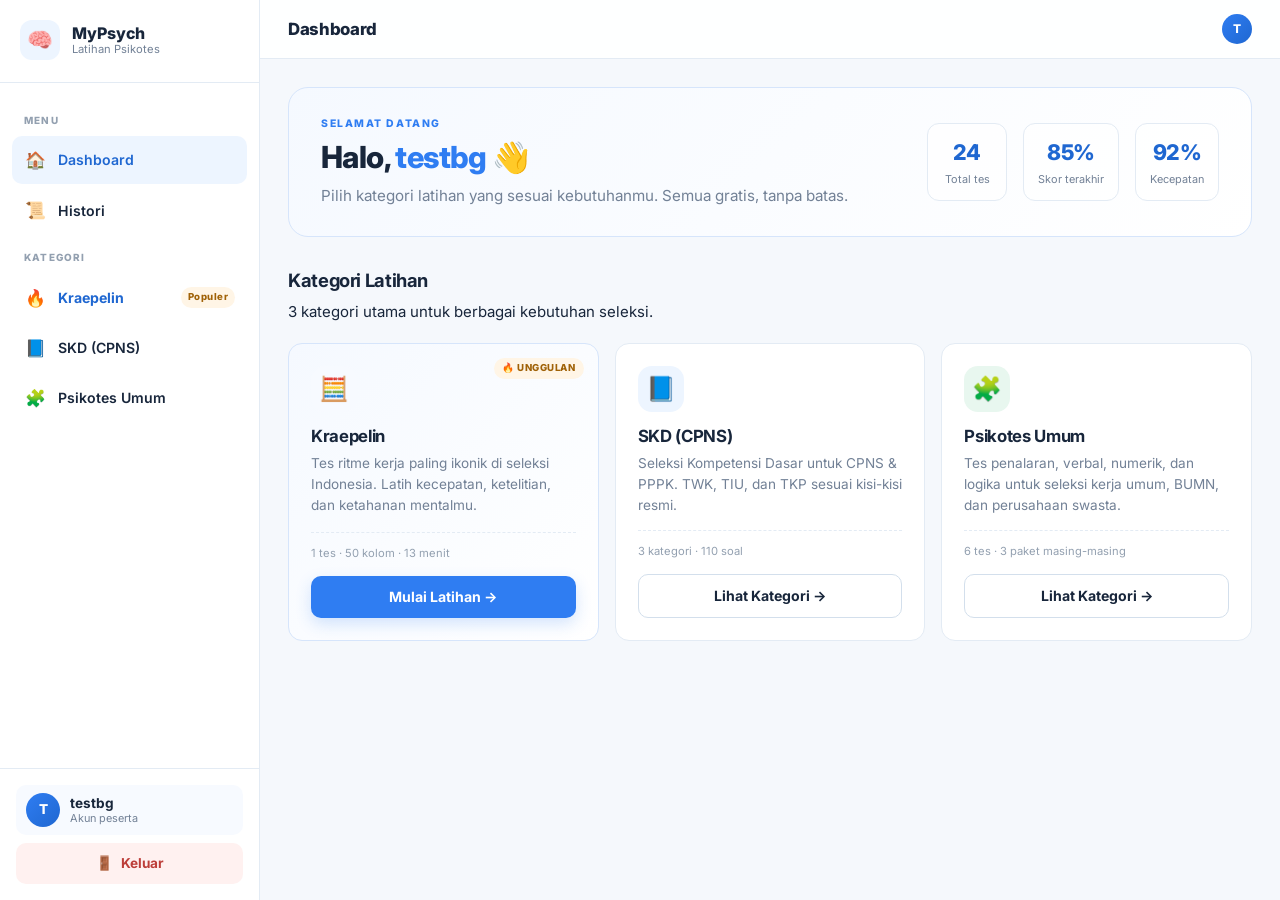
<file: index.html>
<!doctype html>
<html lang="id">
<head>
<meta charset="UTF-8">
<meta name="viewport" content="width=device-width,initial-scale=1,viewport-fit=cover">
<meta name="theme-color" content="#f5f8fc">
<title>MyPsych — Prototype UI Baru</title>
<link rel="preconnect" href="https://fonts.googleapis.com">
<link rel="preconnect" href="https://fonts.gstatic.com" crossorigin>
<link href="https://fonts.googleapis.com/css2?family=Inter:wght@400;500;600;700;800&display=swap" rel="stylesheet">
<link rel="stylesheet" href="style.css">
</head>
<body>

<div class="app" id="app">

  <!-- ============================================================
       SIDEBAR
       ============================================================ -->
  <aside class="sidebar" id="sidebar">
    <div class="sidebar-brand">
      <div class="brand-logo">🧠</div>
      <div class="brand-text">
        <strong>MyPsych</strong>
        <small>Latihan Psikotes</small>
      </div>
    </div>

    <nav class="sidebar-nav">
      <div class="sidebar-label">MENU</div>
      <a class="nav-item" data-page="dashboard">
        <span class="nav-icon">🏠</span>
        <span>Dashboard</span>
      </a>
      <a class="nav-item" data-page="history">
        <span class="nav-icon">📜</span>
        <span>Histori</span>
      </a>

      <div class="sidebar-label">KATEGORI</div>
     <a class="nav-item nav-highlight" data-test="kraepelin">
  <span class="nav-icon">🔥</span>
  <span>Kraepelin</span>
  <span class="nav-tag">Populer</span>
</a>
      <a class="nav-item" data-page="skd">
        <span class="nav-icon">📘</span>
        <span>SKD (CPNS)</span>
      </a>
      <a class="nav-item" data-page="psikotes">
        <span class="nav-icon">🧩</span>
        <span>Psikotes Umum</span>
      </a>
    </nav>

    <div class="sidebar-footer">
      <div class="sidebar-user">
        <div class="user-avatar">T</div>
        <div class="user-info">
          <strong>testbg</strong>
          <small>Akun peserta</small>
        </div>
      </div>
      <button class="logout-btn" type="button">
        <span>🚪</span>
        <span>Keluar</span>
      </button>
    </div>
  </aside>

  <div class="sidebar-overlay" id="sidebarOverlay"></div>

  <!-- ============================================================
       MAIN CONTENT
       ============================================================ -->
  <main class="main">

    <header class="topbar">
      <button class="hamburger" id="hamburger" type="button" aria-label="Menu">
        <span></span><span></span><span></span>
      </button>
      <h1 class="page-title" id="pageTitle">Dashboard</h1>
      <div class="topbar-user">
        <div class="user-avatar small">T</div>
      </div>
    </header>

    <div class="content">

      <!-- ============================================================
           PAGE: DASHBOARD
           ============================================================ -->
      <section class="page active" id="page-dashboard">
        <div class="hero-card">
          <div class="hero-text">
            <div class="eyebrow">SELAMAT DATANG</div>
            <h2>Halo, <span class="text-blue">testbg</span> 👋</h2>
            <p class="hero-sub">Pilih kategori latihan yang sesuai kebutuhanmu. Semua gratis, tanpa batas.</p>
          </div>
          <div class="hero-stats">
            <div class="hero-stat">
              <strong>24</strong>
              <span>Total tes</span>
            </div>
            <div class="hero-stat">
              <strong>85%</strong>
              <span>Skor terakhir</span>
            </div>
            <div class="hero-stat">
              <strong>92%</strong>
              <span>Kecepatan</span>
            </div>
          </div>
        </div>

        <div class="section-head">
          <h3>Kategori Latihan</h3>
          <p>3 kategori utama untuk berbagai kebutuhan seleksi.</p>
        </div>

        <div class="category-grid">

          <!-- Andalan -->
          <article class="category-card category-highlight">
            <div class="category-badge">🔥 UNGGULAN</div>
            <div class="category-icon">🧮</div>
            <h4>Kraepelin</h4>
            <p>Tes ritme kerja paling ikonik di seleksi Indonesia. Latih kecepatan, ketelitian, dan ketahanan mentalmu.</p>
            <div class="category-meta">
              <span>1 tes · 50 kolom · 13 menit</span>
            </div>
            <button class="btn btn-primary" data-test="kraepelin">Mulai Latihan →</button>
          </article>

          <!-- SKD -->
          <article class="category-card">
            <div class="category-icon icon-blue">📘</div>
            <h4>SKD (CPNS)</h4>
            <p>Seleksi Kompetensi Dasar untuk CPNS &amp; PPPK. TWK, TIU, dan TKP sesuai kisi-kisi resmi.</p>
            <div class="category-meta">
              <span>3 kategori · 110 soal</span>
            </div>
            <button class="btn btn-secondary" data-page="skd">Lihat Kategori →</button>
          </article>

          <!-- Psikotes Umum -->
          <article class="category-card">
            <div class="category-icon icon-green">🧩</div>
            <h4>Psikotes Umum</h4>
            <p>Tes penalaran, verbal, numerik, dan logika untuk seleksi kerja umum, BUMN, dan perusahaan swasta.</p>
            <div class="category-meta">
              <span>6 tes · 3 paket masing-masing</span>
            </div>
            <button class="btn btn-secondary" data-page="psikotes">Lihat Kategori →</button>
          </article>

        </div>
      </section>

      <!-- ============================================================
           PAGE: SKD
           ============================================================ -->
      <section class="page" id="page-skd">
        <div class="section-head">
          <div class="eyebrow">SELEKSI KOMPETENSI DASAR</div>
          <h2>SKD (CPNS &amp; PPPK)</h2>
          <p class="muted">3 kategori sesuai kisi-kisi resmi BKN. Dikerjakan dalam satu sesi dengan timer per kategori.</p>
        </div>

        <div class="skd-grid">

          <!-- TWK -->
          <article class="skd-card">
            <div class="skd-badge coming-soon">SEGERA</div>
            <div class="skd-icon">🇮🇩</div>
            <h4>TWK</h4>
            <p class="skd-fullname">Tes Wawasan Kebangsaan</p>
            <ul class="skd-topics">
              <li>Nasionalisme</li>
              <li>Integritas</li>
              <li>Bela Negara</li>
              <li>Pilar Negara</li>
              <li>Bahasa Negara</li>
            </ul>
            <div class="skd-meta">
              <span>30 soal</span>
              <span>·</span>
              <span>25 menit</span>
            </div>
          </article>

          <!-- TIU -->
          <article class="skd-card skd-active" data-page="tiu">
            <div class="skd-icon icon-blue">🧠</div>
            <h4>TIU</h4>
            <p class="skd-fullname">Tes Intelegensi Umum</p>
            <ul class="skd-topics">
              <li>Kemampuan Verbal</li>
              <li>Kemampuan Numerik</li>
              <li>Kemampuan Figural</li>
            </ul>
            <div class="skd-meta">
              <span>35 soal</span>
              <span>·</span>
              <span>40 menit</span>
            </div>
          </article>

          <!-- TKP -->
          <article class="skd-card">
            <div class="skd-badge coming-soon">SEGERA</div>
            <div class="skd-icon">🤝</div>
            <h4>TKP</h4>
            <p class="skd-fullname">Tes Karakteristik Pribadi</p>
            <ul class="skd-topics">
              <li>Pelayanan Publik</li>
              <li>Jejaring Kerja</li>
              <li>Sosial Budaya</li>
              <li>TIK</li>
              <li>Profesionalisme</li>
              <li>Anti Radikal</li>
            </ul>
            <div class="skd-meta">
              <span>45 soal</span>
              <span>·</span>
              <span>35 menit</span>
            </div>
          </article>

        </div>
      </section>

      <!-- ============================================================
           PAGE: TIU DETAIL
           ============================================================ -->
      <section class="page" id="page-tiu">
        <button class="back-link" data-page="skd">← Kembali ke SKD</button>

        <div class="section-head">
          <div class="eyebrow">SKD · TES INTELEGENSI UMUM</div>
          <h2>TIU — Tes Intelegensi Umum</h2>
          <p class="muted">3 kemampuan utama. Setiap kemampuan bisa dilatih per sub-tes dengan 3 paket soal.</p>
        </div>

        <!-- Verbal -->
        <div class="tiu-group">
          <div class="tiu-head">
            <div class="tiu-head-icon icon-blue">📝</div>
            <div>
              <h4>Kemampuan Verbal</h4>
              <p>Memahami makna kata dan hubungan antar-konsep.</p>
            </div>
          </div>
          <div class="test-grid">
            <a class="test-item" data-test="sinonim">
              <div class="test-icon">🔤</div>
              <div class="test-info">
                <strong>Sinonim Verbal</strong>
                <small>3 paket · 20 soal</small>
              </div>
              <span class="test-arrow">→</span>
            </a>
            <a class="test-item" data-test="analogi">
              <div class="test-icon">🔗</div>
              <div class="test-info">
                <strong>Analogi</strong>
                <small>3 paket · 20 soal</small>
              </div>
              <span class="test-arrow">→</span>
            </a>
            <a class="test-item" data-test="silogisme">
              <div class="test-icon">🧠</div>
              <div class="test-info">
                <strong>Silogisme</strong>
                <small>3 paket · 20 soal</small>
              </div>
              <span class="test-arrow">→</span>
            </a>
          </div>
        </div>

        <!-- Numerik -->
        <div class="tiu-group">
          <div class="tiu-head">
            <div class="tiu-head-icon icon-blue">🔢</div>
            <div>
              <h4>Kemampuan Numerik</h4>
              <p>Logika angka, deret, persentase, dan operasi hitung.</p>
            </div>
          </div>
          <div class="test-grid">
            <a class="test-item" data-test="kuantitatif">
              <div class="test-icon">➗</div>
              <div class="test-info">
                <strong>Kuantitatif</strong>
                <small>3 paket · 20 soal</small>
              </div>
              <span class="test-arrow">→</span>
            </a>
            <a class="test-item" data-test="numerical">
              <div class="test-icon">🔢</div>
              <div class="test-info">
                <strong>Numerical</strong>
                <small>3 paket · 20 soal</small>
              </div>
              <span class="test-arrow">→</span>
            </a>
            <a class="test-item test-disabled">
              <div class="test-icon">🧮</div>
              <div class="test-info">
                <strong>Berhitung Cepat</strong>
                <small>Segera hadir</small>
              </div>
              <span class="badge-coming">Segera</span>
            </a>
          </div>
        </div>

        <!-- Figural -->
        <div class="tiu-group">
          <div class="tiu-head">
            <div class="tiu-head-icon icon-blue">🎨</div>
            <div>
              <h4>Kemampuan Figural</h4>
              <p>Pola visual, hubungan gambar, dan penalaran spasial.</p>
            </div>
          </div>
          <div class="test-grid">
            <a class="test-item test-disabled">
              <div class="test-icon">🖼️</div>
              <div class="test-info">
                <strong>Analogi Figural</strong>
                <small>Segera hadir</small>
              </div>
              <span class="badge-coming">Segera</span>
            </a>
            <a class="test-item test-disabled">
              <div class="test-icon">❌</div>
              <div class="test-info">
                <strong>Ketidaksamaan</strong>
                <small>Segera hadir</small>
              </div>
              <span class="badge-coming">Segera</span>
            </a>
            <a class="test-item test-disabled">
              <div class="test-icon">🔢</div>
              <div class="test-info">
                <strong>Serial</strong>
                <small>Segera hadir</small>
              </div>
              <span class="badge-coming">Segera</span>
            </a>
            <a class="test-item" data-test="kognitif">
              <div class="test-icon">🧩</div>
              <div class="test-info">
                <strong>Tes Kognitif</strong>
                <small>3 paket · 20 soal</small>
              </div>
              <span class="test-arrow">→</span>
            </a>
          </div>
        </div>
      </section>

      <!-- ============================================================
           PAGE: PSIKOTES UMUM
           ============================================================ -->
      <section class="page" id="page-psikotes">
        <div class="section-head">
          <div class="eyebrow">PSIKOTES UMUM</div>
          <h2>Psikotes Umum</h2>
          <p class="muted">Tes penalaran, verbal, numerik, dan logika untuk seleksi kerja umum.</p>
        </div>

        <div class="test-grid large">
          <a class="test-item" data-test="kuantitatif">
            <div class="test-icon">➗</div>
            <div class="test-info">
              <strong>Kuantitatif</strong>
              <small>3 paket · 20 soal</small>
            </div>
            <span class="test-arrow">→</span>
          </a>
          <a class="test-item" data-test="numerical">
            <div class="test-icon">🔢</div>
            <div class="test-info">
              <strong>Numerical</strong>
              <small>3 paket · 20 soal</small>
            </div>
            <span class="test-arrow">→</span>
          </a>
          <a class="test-item" data-test="sinonim">
            <div class="test-icon">🔤</div>
            <div class="test-info">
              <strong>Sinonim Verbal</strong>
              <small>3 paket · 20 soal</small>
            </div>
            <span class="test-arrow">→</span>
          </a>
          <a class="test-item" data-test="silogisme">
            <div class="test-icon">🧠</div>
            <div class="test-info">
              <strong>Silogisme</strong>
              <small>3 paket · 20 soal</small>
            </div>
            <span class="test-arrow">→</span>
          </a>
          <a class="test-item" data-test="analogi">
            <div class="test-icon">🔗</div>
            <div class="test-info">
              <strong>Analogi</strong>
              <small>3 paket · 20 soal</small>
            </div>
            <span class="test-arrow">→</span>
          </a>
          <a class="test-item" data-test="kognitif">
            <div class="test-icon">🧩</div>
            <div class="test-info">
              <strong>Tes Kognitif</strong>
              <small>3 paket · 20 soal</small>
            </div>
            <span class="test-arrow">→</span>
          </a>
        </div>
      </section>

      <!-- ============================================================
           PAGE: HISTORY (Grouped)
           ============================================================ -->
      <section class="page" id="page-history">
        <div class="section-head">
          <div class="eyebrow">RIWAYAT LATIHAN</div>
          <h2>Histori Tes</h2>
          <p class="muted">Dikelompokkan per kategori, urut berdasarkan tes terbaru.</p>
        </div>

        <!-- Grup: Andalan -->
        <details class="history-group" open>
          <summary class="history-summary">
            <span class="history-icon">🔥</span>
            <span class="history-title">Kraepelin</span>
            <span class="history-count">3 tes</span>
            <span class="history-chev">▾</span>
          </summary>
          <div class="history-list">
            <div class="history-item">
              <div class="history-item-main">
                <strong>Kraepelin — Paket 1</strong>
                <small>15 Sep 2026 · 13:23</small>
              </div>
              <div class="history-score">53%</div>
              <button class="btn btn-ghost small">Cetak PDF</button>
            </div>
            <div class="history-item">
              <div class="history-item-main">
                <strong>Kraepelin — Paket 2</strong>
                <small>14 Sep 2026 · 10:11</small>
              </div>
              <div class="history-score">61%</div>
              <button class="btn btn-ghost small">Cetak PDF</button>
            </div>
            <div class="history-item">
              <div class="history-item-main">
                <strong>Kraepelin — Paket 1</strong>
                <small>13 Sep 2026 · 19:02</small>
              </div>
              <div class="history-score">48%</div>
              <button class="btn btn-ghost small">Cetak PDF</button>
            </div>
          </div>
        </details>

        <!-- Grup: SKD -->
        <details class="history-group" open>
          <summary class="history-summary">
            <span class="history-icon">📘</span>
            <span class="history-title">SKD (CPNS)</span>
            <span class="history-count">5 tes</span>
            <span class="history-chev">▾</span>
          </summary>
          <div class="history-list">

            <div class="history-subgroup">
              <div class="history-subhead">🇮🇩 TWK — Tes Wawasan Kebangsaan</div>
              <div class="history-item">
                <div class="history-item-main">
                  <strong>TWK — Paket 1</strong>
                  <small>13 Sep 2026 · 08:30</small>
                </div>
                <div class="history-score">72%</div>
                <button class="btn btn-ghost small">Cetak PDF</button>
              </div>
            </div>

            <div class="history-subgroup">
              <div class="history-subhead">📝 TIU — Kemampuan Verbal</div>
              <div class="history-item">
                <div class="history-item-main">
                  <strong>Sinonim Verbal — Paket 1</strong>
                  <small>12 Sep 2026 · 15:44</small>
                </div>
                <div class="history-score">85%</div>
                <button class="btn btn-ghost small">Cetak PDF</button>
              </div>
              <div class="history-item">
                <div class="history-item-main">
                  <strong>Analogi — Paket 1</strong>
                  <small>11 Sep 2026 · 20:15</small>
                </div>
                <div class="history-score">70%</div>
                <button class="btn btn-ghost small">Cetak PDF</button>
              </div>
            </div>

            <div class="history-subgroup">
              <div class="history-subhead">🔢 TIU — Kemampuan Numerik</div>
              <div class="history-item">
                <div class="history-item-main">
                  <strong>Kuantitatif — Paket 2</strong>
                  <small>12 Sep 2026 · 09:10</small>
                </div>
                <div class="history-score">78%</div>
                <button class="btn btn-ghost small">Cetak PDF</button>
              </div>
            </div>

            <div class="history-subgroup">
              <div class="history-subhead">🎨 TIU — Kemampuan Figural</div>
              <div class="history-item">
                <div class="history-item-main">
                  <strong>Tes Kognitif — Paket 1</strong>
                  <small>10 Sep 2026 · 14:00</small>
                </div>
                <div class="history-score">82%</div>
                <button class="btn btn-ghost small">Cetak PDF</button>
              </div>
            </div>

          </div>
        </details>

        <!-- Grup: Psikotes Umum -->
        <details class="history-group">
          <summary class="history-summary">
            <span class="history-icon">🧩</span>
            <span class="history-title">Psikotes Umum</span>
            <span class="history-count">4 tes</span>
            <span class="history-chev">▾</span>
          </summary>
          <div class="history-list">
            <div class="history-item">
              <div class="history-item-main">
                <strong>Numerical — Paket 1</strong>
                <small>09 Sep 2026 · 11:20</small>
              </div>
              <div class="history-score">68%</div>
              <button class="btn btn-ghost small">Cetak PDF</button>
            </div>
            <div class="history-item">
              <div class="history-item-main">
                <strong>Silogisme — Paket 3</strong>
                <small>08 Sep 2026 · 16:05</small>
              </div>
              <div class="history-score">74%</div>
              <button class="btn btn-ghost small">Cetak PDF</button>
            </div>
            <div class="history-item">
              <div class="history-item-main">
                <strong>Kuantitatif — Paket 1</strong>
                <small>07 Sep 2026 · 20:50</small>
              </div>
              <div class="history-score">62%</div>
              <button class="btn btn-ghost small">Cetak PDF</button>
            </div>
            <div class="history-item">
              <div class="history-item-main">
                <strong>Sinonim Verbal — Paket 2</strong>
                <small>06 Sep 2026 · 13:40</small>
              </div>
              <div class="history-score">80%</div>
              <button class="btn btn-ghost small">Cetak PDF</button>
            </div>
          </div>
        </details>

      </section>

      <!-- ============================================================
           PAGE: INSTRUCTION (Preview sebelum mulai tes)
           ============================================================ -->
      <section class="page" id="page-instruction">
        <button class="back-link" id="instructionBack">← Kembali</button>

        <div class="instruction-card">
          <div class="instruction-header">
            <div>
              <div class="eyebrow" id="instructionEyebrow">TES · PAKET 1</div>
              <h2 id="instructionTitle">Nama Tes</h2>
            </div>
            <div class="instruction-pkg" id="instructionPackage">Paket 1</div>
          </div>

          <p class="instruction-lead" id="instructionLead">Instruksi singkat.</p>

          <div id="instructionBody" class="instruction-body"></div>

          <div class="warning-box">
            <strong>Catatan latihan:</strong> skor website ini adalah indikator latihan internal, bukan norma resmi seleksi kerja atau diagnosis psikologis.
          </div>

          <button class="btn btn-primary btn-block" id="startTestBtn">
            Mulai Tes →
          </button>
        </div>
      </section>

    </div>
  </main>

</div>

<!-- ============================================================
     TEST VIEW (Fullscreen, sidebar & topbar hilang)
     ============================================================ -->
<div class="test-view" id="testView">
  <header class="test-topbar">
    <button class="test-home" id="testHome">⌂</button>
    <div class="test-meta">
      <div class="test-meta-item">
        <span>Tes</span>
        <strong id="testTypeLabel">Kraepelin</strong>
      </div>
      <div class="test-meta-item">
        <span>Soal</span>
        <strong id="testQuestionCounter">1/26</strong>
      </div>
      <div class="test-meta-item">
        <span>Waktu</span>
        <strong id="testTimeCounter">15s</strong>
      </div>
    </div>
    <div class="test-progress">
      <div class="test-progress-fill" id="testProgressFill" style="width:0%"></div>
    </div>
  </header>

  <div class="test-body">
    <div class="test-question-card" id="testQuestionCard">
      <!-- Diisi oleh JS -->
    </div>

    <div class="test-keypad" id="testKeypad">
      <!-- Diisi oleh JS -->
    </div>

    <div class="test-hint" id="testHint">
      <!-- Diisi oleh JS -->
    </div>
  </div>
</div>

<script>
(function(){
  'use strict';

  const $ = (sel) => document.querySelector(sel);
  const $$ = (sel) => document.querySelectorAll(sel);

  const PAGE_TITLES = {
    dashboard: 'Dashboard',
    history: 'Histori',
    skd: 'SKD (CPNS)',
    tiu: 'TIU — Tes Intelegensi Umum',
    psikotes: 'Psikotes Umum',
    instruction: 'Persiapan Tes',
  };

  // Data instruksi per tes
  const INSTRUCTIONS = {
    kraepelin: {
      name: 'Kraepelin',
      eyebrow: 'TES ANDALAN · PAKET 1',
      lead: 'Jumlahkan dua angka yang berdekatan dari <strong>bawah ke atas</strong>. Masukkan <strong>angka satuannya</strong> saja (0–9).',
      body: `
        <div class="example-layout">
          <div class="example-column">8<br>5<br>7<br>3</div>
          <div class="example-arrow">→</div>
          <div class="example-results">
            <div>3 + 7 = 10 <strong>→ 0</strong></div>
            <div>7 + 5 = 12 <strong>→ 2</strong></div>
            <div>5 + 8 = 13 <strong>→ 3</strong></div>
          </div>
        </div>
        <div class="instruction-grid">
          <div class="tip"><b>50 kolom</b><small>Setiap kolom memiliki 26 soal.</small></div>
          <div class="tip"><b>15 detik / kolom</b><small>Waktu otomatis pindah kolom.</small></div>
          <div class="tip"><b>Angka satuan</b><small>Contoh: 10 → tulis <b>0</b>, bukan 10.</small></div>
          <div class="tip"><b>Keyboard</b><small>Angka 0–9 bisa dipakai.</small></div>
        </div>
      `,
    },
    // Generic template untuk MCQ
    mcq: {
      lead: 'Pilih jawaban yang paling tepat. Soal berpindah otomatis setelah kamu memilih atau waktu habis.',
      body: `
        <div class="instruction-grid">
          <div class="tip"><b>20 soal</b><small>Setiap paket berisi 20 soal pilihan ganda.</small></div>
          <div class="tip"><b>30 detik / soal</b><small>Timer berjalan per soal.</small></div>
          <div class="tip"><b>A–E jawaban</b><small>Pilih satu jawaban paling tepat.</small></div>
          <div class="tip"><b>Hasil PDF</b><small>Bisa diunduh setelah selesai.</small></div>
        </div>
      `,
    },
  };

  const TEST_NAMES = {
    kraepelin: 'Kraepelin',
    kuantitatif: 'Kuantitatif',
    numerical: 'Numerical',
    sinonim: 'Sinonim Verbal',
    silogisme: 'Silogisme',
    analogi: 'Analogi',
    kognitif: 'Tes Kognitif',
  };

  let currentTest = null;

  // ---- Navigasi halaman ----
  function showPage(name) {
    $$('.page').forEach(p => p.classList.remove('active'));
    const page = document.getElementById('page-' + name);
    if (page) {
      page.classList.add('active');
      document.getElementById('pageTitle').textContent = PAGE_TITLES[name] || 'MyPsych';
      $$('.nav-item').forEach(item => {
        item.classList.toggle('active', item.dataset.page === name);
      });
      document.querySelector('.content').scrollTop = 0;
    }
    closeSidebar();
  }

  // ---- Instruction ----
  function openInstruction(testId) {
    currentTest = testId;
    const isKraepelin = testId === 'kraepelin';
    const config = isKraepelin ? INSTRUCTIONS.kraepelin : INSTRUCTIONS.mcq;

    document.getElementById('instructionEyebrow').textContent = 
      isKraepelin ? 'TES ANDALAN · PAKET 1' : 'TES · PAKET 1';
    document.getElementById('instructionTitle').textContent = TEST_NAMES[testId] || testId;
    document.getElementById('instructionPackage').textContent = isKraepelin ? 'Paket 1' : 'Paket 1';
    document.getElementById('instructionLead').innerHTML = config.lead;
    document.getElementById('instructionBody').innerHTML = config.body;

    showPage('instruction');
  }

  // ---- Test View ----
  function openTest() {
    const testId = currentTest || 'kraepelin';
    const isKraepelin = testId === 'kraepelin';

    document.getElementById('testTypeLabel').textContent = TEST_NAMES[testId] || testId;
    document.getElementById('testQuestionCounter').textContent = isKraepelin ? '1/26' : '1/20';
    document.getElementById('testTimeCounter').textContent = isKraepelin ? '15s' : '30s';
    document.getElementById('testProgressFill').style.width = '0%';

    const card = document.getElementById('testQuestionCard');
    const keypad = document.getElementById('testKeypad');
    const hint = document.getElementById('testHint');

    if (isKraepelin) {
      card.innerHTML = `
        <div class="test-question-label">JUMLAHKAN</div>
        <div class="test-number">7</div>
        <div class="test-mark">?</div>
        <div class="test-number">3</div>
      `;
      keypad.className = 'test-keypad';
      keypad.innerHTML = [7,8,9,4,5,6,1,2,3,0].map(d => 
        `<button class="test-digit ${d === 0 ? 'zero' : ''}">${d}</button>`
      ).join('');
      hint.textContent = 'Keyboard 0–9 juga bisa digunakan.';
    } else {
      card.innerHTML = `
        <div class="test-question-label">PERTANYAAN 1</div>
        <h2 style="text-align:center;margin:0;font-size:1.3rem;">Manakah sinonim dari kata "akurat"?</h2>
      `;
      keypad.className = 'test-keypad test-keypad-answer';
      keypad.innerHTML = ['Tepat','Cepat','Lambat','Besar'].map((opt, i) => 
        `<button class="test-answer">${String.fromCharCode(65+i)}. ${opt}</button>`
      ).join('');
      hint.textContent = 'Pilih satu jawaban. Waktu per soal: 30 detik.';
    }

    document.getElementById('testView').classList.add('active');
  }

  function closeTest() {
    document.getElementById('testView').classList.remove('active');
  }

  // ---- Sidebar drawer (mobile) ----
  function openSidebar() {
    document.getElementById('sidebar').classList.add('open');
    document.getElementById('sidebarOverlay').classList.add('open');
    document.body.style.overflow = 'hidden';
  }

  function closeSidebar() {
    document.getElementById('sidebar').classList.remove('open');
    document.getElementById('sidebarOverlay').classList.remove('open');
    document.body.style.overflow = '';
  }

  // ---- Bind event ----

  // Nav items (sidebar)
  document.querySelectorAll('.nav-item[data-page]').forEach(el => {
    el.addEventListener('click', (e) => {
      e.preventDefault();
      showPage(el.dataset.page);
    });
  });

  // Buttons dengan data-page (dari dashboard, back link, dll)
  document.querySelectorAll('[data-page]').forEach(el => {
    el.addEventListener('click', (e) => {
      e.preventDefault();
      showPage(el.dataset.page);
    });
  });

  // Test items (dengan data-test) → buka instruction
  document.querySelectorAll('[data-test]').forEach(el => {
    el.addEventListener('click', (e) => {
      e.preventDefault();
      openInstruction(el.dataset.test);
    });
  });

  // Tombol "Mulai Tes" di instruction → buka test view
  document.getElementById('startTestBtn')?.addEventListener('click', openTest);

  // Back link dari instruction
  document.getElementById('instructionBack')?.addEventListener('click', () => {
    showPage('dashboard');
  });

  // Hamburger & overlay
  document.getElementById('hamburger')?.addEventListener('click', openSidebar);
  document.getElementById('sidebarOverlay')?.addEventListener('click', closeSidebar);

  // Test home
  document.getElementById('testHome')?.addEventListener('click', closeTest);

  // ---- Init ----
  showPage('dashboard');

})();
</script>

</body>
</html>
</file>
<file: style.css>
/* ============================================================
   MyPsych Prototype — Sidebar Layout
   ============================================================ */

/* ---------- Reset & Variables ---------- */
*,
*::before,
*::after {
  box-sizing: border-box;
}

:root {
  --bg:           #f5f8fc;
  --surface:      #ffffff;
  --soft:         #f7faff;
  --text:         #18263b;
  --muted:        #728196;
  --soft-text:    #93a0b0;
  --line:         #e3ebf4;
  --line-strong:  #d3dfec;

  --blue:         #2f7df2;
  --blue-dark:    #1f67d1;
  --blue-light:   #edf5ff;
  --blue-subtle:  #f5f9ff;

  --green:        #28a665;
  --green-light:  #e8f7ef;
  --orange:       #f59e0b;
  --orange-light: #fff5e6;
  --red:          #d9534f;

  --sidebar-w:    260px;
  --radius-sm:    8px;
  --radius:       14px;
  --radius-lg:    20px;

  --shadow-sm:    0 1px 3px rgba(24,48,80,.06);
  --shadow:       0 8px 24px rgba(24,48,80,.06);
  --shadow-lg:    0 18px 48px rgba(24,48,80,.08);
}

html, body {
  margin: 0;
  padding: 0;
  min-height: 100%;
}

body {
  font-family: 'Inter', -apple-system, 'Segoe UI', system-ui, sans-serif;
  font-size: 15px;
  line-height: 1.55;
  color: var(--text);
  background: var(--bg);
  -webkit-font-smoothing: antialiased;
}

h1, h2, h3, h4 { margin: 0 0 8px; line-height: 1.25; letter-spacing: -0.02em; }
h2 { font-size: clamp(1.5rem, 2.5vw, 1.9rem); font-weight: 800; }
h3 { font-size: 1.15rem; font-weight: 700; }
h4 { font-size: 1.05rem; font-weight: 700; }
p  { margin: 0 0 12px; }

button { font: inherit; cursor: pointer; border: 0; background: none; }

.text-blue { color: var(--blue); }
.muted     { color: var(--muted); }

/* ============================================================
   LAYOUT
   ============================================================ */

.app {
  display: grid;
  grid-template-columns: var(--sidebar-w) 1fr;
  min-height: 100vh;
}

/* ---------- SIDEBAR ---------- */
.sidebar {
  background: var(--surface);
  border-right: 1px solid var(--line);
  display: flex;
  flex-direction: column;
  height: 100vh;
  position: sticky;
  top: 0;
  z-index: 50;
}

.sidebar-brand {
  display: flex;
  align-items: center;
  gap: 12px;
  padding: 20px 20px 22px;
  border-bottom: 1px solid var(--line);
}

.brand-logo {
  width: 40px;
  height: 40px;
  border-radius: 12px;
  background: var(--blue-light);
  display: grid;
  place-items: center;
  font-size: 1.3rem;
  flex-shrink: 0;
}

.brand-text {
  display: flex;
  flex-direction: column;
  line-height: 1.2;
}
.brand-text strong { font-size: 1rem; font-weight: 800; }
.brand-text small  { color: var(--muted); font-size: 0.7rem; }

.sidebar-nav {
  flex: 1;
  padding: 16px 12px;
  overflow-y: auto;
}

.sidebar-label {
  padding: 14px 12px 8px;
  font-size: 0.62rem;
  font-weight: 800;
  letter-spacing: 0.12em;
  color: var(--soft-text);
}

.nav-item {
  display: flex;
  align-items: center;
  gap: 12px;
  padding: 11px 12px;
  border-radius: 10px;
  color: var(--text);
  text-decoration: none;
  font-weight: 600;
  font-size: 0.88rem;
  cursor: pointer;
  transition: background 0.15s, color 0.15s;
  margin-bottom: 2px;
}

.nav-item:hover {
  background: var(--soft);
}

.nav-item.active {
  background: var(--blue-light);
  color: var(--blue-dark);
}

.nav-item .nav-icon {
  width: 22px;
  display: grid;
  place-items: center;
  font-size: 1.05rem;
  flex-shrink: 0;
}

.nav-highlight {
  color: var(--blue-dark);
  font-weight: 700;
}

.nav-tag {
  margin-left: auto;
  font-size: 0.6rem;
  font-weight: 800;
  padding: 3px 7px;
  border-radius: 999px;
  background: var(--orange-light);
  color: #a06207;
  letter-spacing: 0.05em;
}

/* Footer sidebar */
.sidebar-footer {
  padding: 16px;
  border-top: 1px solid var(--line);
  display: flex;
  flex-direction: column;
  gap: 8px;
}

.sidebar-user {
  display: flex;
  align-items: center;
  gap: 10px;
  padding: 8px 10px;
  border-radius: 10px;
  background: var(--soft);
}

.user-avatar {
  width: 34px;
  height: 34px;
  border-radius: 50%;
  background: linear-gradient(135deg, var(--blue), var(--blue-dark));
  color: #fff;
  font-weight: 800;
  display: grid;
  place-items: center;
  font-size: 0.85rem;
  flex-shrink: 0;
}

.user-avatar.small {
  width: 30px;
  height: 30px;
  font-size: 0.75rem;
}

.user-info {
  display: flex;
  flex-direction: column;
  line-height: 1.25;
  min-width: 0;
}
.user-info strong { font-size: 0.85rem; font-weight: 700; }
.user-info small  { color: var(--muted); font-size: 0.68rem; }

.logout-btn {
  display: flex;
  align-items: center;
  justify-content: center;
  gap: 8px;
  padding: 10px 12px;
  border-radius: 10px;
  background: #fff1f0;
  color: #bd3e39;
  font-weight: 700;
  font-size: 0.85rem;
  transition: background 0.15s;
}
.logout-btn:hover { background: #ffe6e4; }

/* ---------- MAIN ---------- */
.main {
  min-width: 0;
  display: flex;
  flex-direction: column;
}

.topbar {
  position: sticky;
  top: 0;
  z-index: 30;
  background: rgba(255,255,255,.9);
  backdrop-filter: saturate(180%) blur(10px);
  -webkit-backdrop-filter: saturate(180%) blur(10px);
  border-bottom: 1px solid var(--line);
  display: flex;
  align-items: center;
  gap: 16px;
  padding: 14px 28px;
}

.hamburger {
  display: none;
  width: 38px;
  height: 38px;
  border-radius: 10px;
  background: var(--surface);
  border: 1px solid var(--line);
  flex-direction: column;
  align-items: center;
  justify-content: center;
  gap: 4px;
  cursor: pointer;
  padding: 0;
}
.hamburger span {
  display: block;
  width: 16px;
  height: 2px;
  background: var(--text);
  border-radius: 2px;
}

.page-title {
  font-size: 1.05rem;
  font-weight: 800;
  letter-spacing: -0.02em;
  margin: 0;
  flex: 1;
}

.topbar-user { display: flex; align-items: center; }

.content {
  flex: 1;
  padding: 28px;
  max-width: 1180px;
  width: 100%;
  margin: 0 auto;
}

/* ---------- Overlay (mobile sidebar) ---------- */
.sidebar-overlay {
  display: none;
  position: fixed;
  inset: 0;
  background: rgba(20,34,54,.45);
  backdrop-filter: blur(2px);
  z-index: 40;
}
.sidebar-overlay.open { display: block; }

/* ============================================================
   PAGE
   ============================================================ */
.page {
  display: none;
  animation: fadeIn 0.2s ease-out;
}
.page.active { display: block; }

@keyframes fadeIn {
  from { opacity: 0; transform: translateY(4px); }
  to   { opacity: 1; transform: translateY(0); }
}

/* ---------- Hero (Dashboard) ---------- */
.hero-card {
  background: linear-gradient(135deg, var(--blue-subtle), var(--surface));
  border: 1px solid var(--blue-border, #d6e5fb);
  border-radius: var(--radius-lg);
  padding: 28px 32px;
  display: flex;
  align-items: center;
  justify-content: space-between;
  gap: 24px;
  margin-bottom: 32px;
}

.hero-text h2 { margin: 6px 0 8px; }
.hero-sub { color: var(--muted); margin: 0; font-size: 0.95rem; }

.hero-stats {
  display: flex;
  gap: 16px;
  flex-shrink: 0;
}

.hero-stat {
  text-align: center;
  min-width: 80px;
  padding: 12px 14px;
  background: rgba(255,255,255,.75);
  border-radius: 12px;
  border: 1px solid var(--line);
}
.hero-stat strong {
  display: block;
  font-size: 1.35rem;
  font-weight: 800;
  color: var(--blue-dark);
  letter-spacing: -0.02em;
}
.hero-stat span {
  display: block;
  font-size: 0.68rem;
  color: var(--muted);
  margin-top: 2px;
}

.eyebrow {
  font-size: 0.65rem;
  font-weight: 800;
  letter-spacing: 0.15em;
  color: var(--blue);
  margin-bottom: 4px;
}

/* ---------- Section head ---------- */
.section-head {
  margin-bottom: 20px;
}
.section-head h2 { margin-bottom: 4px; }
.section-head .muted { font-size: 0.9rem; }

/* ---------- Category grid (Dashboard) ---------- */
.category-grid {
  display: grid;
  grid-template-columns: repeat(3, 1fr);
  gap: 16px;
}

.category-card {
  background: var(--surface);
  border: 1px solid var(--line);
  border-radius: var(--radius);
  padding: 22px;
  display: flex;
  flex-direction: column;
  position: relative;
  transition: all 0.15s;
}
.category-card:hover {
  border-color: #c6d8ee;
  box-shadow: var(--shadow);
  transform: translateY(-2px);
}

.category-highlight {
  background: linear-gradient(135deg, var(--blue-subtle), var(--surface));
  border-color: #d6e5fb;
}

.category-badge {
  position: absolute;
  top: 14px;
  right: 14px;
  font-size: 0.6rem;
  font-weight: 800;
  padding: 3px 8px;
  border-radius: 999px;
  background: var(--orange-light);
  color: #a06207;
  letter-spacing: 0.06em;
}

.category-icon {
  width: 46px;
  height: 46px;
  border-radius: 14px;
  background: var(--soft);
  display: grid;
  place-items: center;
  font-size: 1.5rem;
  margin-bottom: 14px;
}
.icon-blue  { background: var(--blue-light); }
.icon-green { background: var(--green-light); }

.category-card h4 { margin-bottom: 6px; }
.category-card p {
  color: var(--muted);
  font-size: 0.85rem;
  line-height: 1.55;
  margin-bottom: 14px;
  flex: 1;
}

.category-meta {
  font-size: 0.7rem;
  color: var(--soft-text);
  margin-bottom: 14px;
  padding-top: 12px;
  border-top: 1px dashed var(--line);
}

/* ---------- Button ---------- */
.btn {
  display: inline-flex;
  align-items: center;
  justify-content: center;
  gap: 6px;
  padding: 10px 16px;
  border-radius: 10px;
  font-weight: 700;
  font-size: 0.88rem;
  transition: all 0.15s;
  text-decoration: none;
}

.btn-primary {
  background: var(--blue);
  color: #fff;
  box-shadow: 0 6px 16px rgba(47,125,242,.2);
}
.btn-primary:hover { background: var(--blue-dark); transform: translateY(-1px); }

.btn-secondary {
  background: var(--surface);
  color: var(--text);
  border: 1px solid var(--line-strong);
}
.btn-secondary:hover {
  background: var(--blue-subtle);
  border-color: #c6d8ee;
}

.btn-ghost {
  background: transparent;
  color: var(--muted);
  font-weight: 600;
}
.btn-ghost:hover { color: var(--blue); }

.btn.small { padding: 6px 10px; font-size: 0.75rem; }

/* ============================================================
   SKD PAGE
   ============================================================ */
.skd-grid {
  display: grid;
  grid-template-columns: repeat(3, 1fr);
  gap: 16px;
}

.skd-card {
  background: var(--surface);
  border: 1px solid var(--line);
  border-radius: var(--radius);
  padding: 24px 22px;
  position: relative;
  display: flex;
  flex-direction: column;
  transition: all 0.15s;
}

.skd-active {
  cursor: pointer;
}
.skd-active:hover {
  border-color: var(--blue);
  box-shadow: var(--shadow);
  transform: translateY(-2px);
}

.skd-badge.coming-soon {
  position: absolute;
  top: 14px;
  right: 14px;
  font-size: 0.6rem;
  font-weight: 800;
  padding: 3px 8px;
  border-radius: 999px;
  background: var(--orange-light);
  color: #a06207;
  letter-spacing: 0.06em;
}

.skd-icon {
  width: 52px;
  height: 52px;
  border-radius: 16px;
  background: var(--soft);
  display: grid;
  place-items: center;
  font-size: 1.7rem;
  margin-bottom: 16px;
}

.skd-card h4 { font-size: 1.3rem; margin-bottom: 2px; }
.skd-fullname {
  color: var(--muted);
  font-size: 0.82rem;
  margin-bottom: 14px;
}

.skd-topics {
  list-style: none;
  padding: 0;
  margin: 0 0 16px;
  display: flex;
  flex-wrap: wrap;
  gap: 6px;
}
.skd-topics li {
  font-size: 0.7rem;
  font-weight: 600;
  padding: 4px 9px;
  border-radius: 999px;
  background: var(--soft);
  color: var(--muted);
}

.skd-meta {
  margin-top: auto;
  padding-top: 14px;
  border-top: 1px dashed var(--line);
  font-size: 0.72rem;
  color: var(--soft-text);
  display: flex;
  gap: 6px;
}

/* ---------- Back link ---------- */
.back-link {
  display: inline-flex;
  align-items: center;
  gap: 4px;
  padding: 6px 0;
  margin-bottom: 16px;
  color: var(--muted);
  font-weight: 700;
  font-size: 0.82rem;
  background: none;
  border: 0;
  cursor: pointer;
}
.back-link:hover { color: var(--blue); }

/* ============================================================
   TIU PAGE
   ============================================================ */
.tiu-group {
  background: var(--surface);
  border: 1px solid var(--line);
  border-radius: var(--radius);
  padding: 22px;
  margin-bottom: 16px;
}

.tiu-head {
  display: flex;
  align-items: center;
  gap: 14px;
  padding-bottom: 16px;
  margin-bottom: 16px;
  border-bottom: 1px solid var(--line);
}
.tiu-head h4 { margin-bottom: 2px; }
.tiu-head p { margin: 0; color: var(--muted); font-size: 0.83rem; }

.tiu-head-icon {
  width: 44px;
  height: 44px;
  border-radius: 12px;
  background: var(--soft);
  display: grid;
  place-items: center;
  font-size: 1.3rem;
  flex-shrink: 0;
}

/* ---------- Test items ---------- */
.test-grid {
  display: grid;
  grid-template-columns: repeat(auto-fill, minmax(240px, 1fr));
  gap: 10px;
}
.test-grid.large {
  grid-template-columns: repeat(auto-fill, minmax(260px, 1fr));
}

.test-item {
  display: flex;
  align-items: center;
  gap: 12px;
  padding: 14px;
  background: var(--soft);
  border: 1px solid transparent;
  border-radius: 12px;
  text-decoration: none;
  color: inherit;
  cursor: pointer;
  transition: all 0.15s;
}
.test-item:hover {
  background: var(--surface);
  border-color: var(--blue);
  box-shadow: var(--shadow-sm);
}

.test-icon {
  width: 40px;
  height: 40px;
  border-radius: 10px;
  background: var(--surface);
  display: grid;
  place-items: center;
  font-size: 1.15rem;
  flex-shrink: 0;
}

.test-info {
  display: flex;
  flex-direction: column;
  line-height: 1.3;
  min-width: 0;
  flex: 1;
}
.test-info strong { font-size: 0.9rem; font-weight: 700; }
.test-info small  { color: var(--muted); font-size: 0.72rem; }

.test-arrow {
  color: var(--soft-text);
  font-size: 1.1rem;
  flex-shrink: 0;
}

.test-disabled {
  opacity: 0.65;
  cursor: not-allowed;
}
.test-disabled:hover {
  background: var(--soft);
  border-color: transparent;
  box-shadow: none;
  transform: none;
}

.badge-coming {
  font-size: 0.6rem;
  font-weight: 800;
  padding: 3px 7px;
  border-radius: 999px;
  background: var(--orange-light);
  color: #a06207;
  letter-spacing: 0.05em;
  flex-shrink: 0;
}

/* ============================================================
   HISTORY PAGE
   ============================================================ */
.history-group {
  background: var(--surface);
  border: 1px solid var(--line);
  border-radius: var(--radius);
  margin-bottom: 12px;
  overflow: hidden;
}

.history-summary {
  display: flex;
  align-items: center;
  gap: 12px;
  padding: 16px 20px;
  cursor: pointer;
  list-style: none;
  font-weight: 700;
  user-select: none;
}
.history-summary::-webkit-details-marker { display: none; }

.history-icon {
  width: 34px;
  height: 34px;
  border-radius: 10px;
  background: var(--soft);
  display: grid;
  place-items: center;
  font-size: 1rem;
  flex-shrink: 0;
}

.history-title { font-size: 0.95rem; flex: 1; }

.history-count {
  font-size: 0.7rem;
  font-weight: 700;
  padding: 3px 9px;
  border-radius: 999px;
  background: var(--soft);
  color: var(--muted);
}

.history-chev {
  color: var(--soft-text);
  transition: transform 0.2s;
}
details[open] .history-chev { transform: rotate(180deg); }

.history-list {
  padding: 0 20px 16px;
  display: flex;
  flex-direction: column;
  gap: 8px;
}

.history-subgroup {
  margin-top: 8px;
}

.history-subhead {
  padding: 8px 4px 4px;
  font-size: 0.75rem;
  font-weight: 800;
  color: var(--muted);
  letter-spacing: 0.02em;
}

.history-item {
  display: flex;
  align-items: center;
  gap: 14px;
  padding: 12px 14px;
  background: var(--soft);
  border-radius: 10px;
  transition: background 0.15s;
}
.history-item:hover { background: #f0f5fb; }

.history-item-main {
  flex: 1;
  min-width: 0;
  display: flex;
  flex-direction: column;
  line-height: 1.35;
}
.history-item-main strong { font-size: 0.87rem; font-weight: 700; }
.history-item-main small  { color: var(--muted); font-size: 0.7rem; }

.history-score {
  font-size: 0.95rem;
  font-weight: 800;
  color: var(--blue-dark);
  min-width: 50px;
  text-align: right;
}

/* ============================================================
   TEST VIEW (Fullscreen)
   ============================================================ */
.test-view {
  display: none;
  position: fixed;
  inset: 0;
  background: var(--bg);
  z-index: 100;
  flex-direction: column;
  padding: 10px;
}
.test-view.active { display: flex; }

.test-topbar {
  background: var(--surface);
  border: 1px solid var(--line);
  border-radius: var(--radius);
  padding: 12px 44px;
  position: relative;
  margin-bottom: 10px;
}

.test-home {
  position: absolute;
  left: 10px;
  top: 50%;
  transform: translateY(-50%);
  width: 34px;
  height: 34px;
  border-radius: 10px;
  background: var(--surface);
  border: 1px solid var(--line);
  cursor: pointer;
  font-size: 0.9rem;
}

.test-meta {
  display: grid;
  grid-template-columns: 1fr 1fr 1fr;
  text-align: center;
  gap: 8px;
}
.test-meta-item {
  display: flex;
  flex-direction: column;
  gap: 1px;
}
.test-meta-item span {
  font-size: 0.62rem;
  color: var(--soft-text);
}
.test-meta-item strong {
  font-size: 0.85rem;
  font-weight: 700;
}

.test-progress {
  height: 4px;
  margin-top: 8px;
  background: var(--line);
  border-radius: 99px;
  overflow: hidden;
}
.test-progress-fill {
  height: 100%;
  background: var(--blue);
  transition: width 0.2s;
}

.test-body {
  flex: 1;
  display: flex;
  flex-direction: column;
  gap: 10px;
  min-height: 0;
}

.test-question-card {
  flex: 1;
  background: var(--surface);
  border: 1px solid var(--line);
  border-radius: var(--radius);
  display: flex;
  flex-direction: column;
  align-items: center;
  justify-content: center;
  padding: 20px;
  box-shadow: var(--shadow);
}

.test-question-label {
  font-size: 0.62rem;
  font-weight: 900;
  letter-spacing: 0.15em;
  color: var(--soft-text);
  margin-bottom: 12px;
}

.test-number {
  font-size: clamp(2.5rem, 7vh, 4rem);
  font-weight: 800;
  line-height: 0.9;
  letter-spacing: -0.04em;
}
.test-mark {
  color: var(--blue);
  font-size: 2rem;
  font-weight: 800;
  margin: 8px 0;
}

.test-keypad {
  display: grid;
  grid-template-columns: repeat(2, 1fr);
  gap: 8px;
  width: min(720px, 100%);
  margin: 0 auto;
  align-self: center;
}

.test-digit {
  min-height: 52px;
  background: var(--surface);
  border: 1px solid var(--line);
  border-radius: 11px;
  font-weight: 800;
  font-size: 1rem;
  color: var(--text);
  cursor: pointer;
  transition: background 0.12s;
}
.test-digit:hover { background: var(--soft); }
.test-digit.zero { grid-column: 2; }

.test-hint {
  text-align: center;
  font-size: 0.7rem;
  color: var(--muted);
  padding: 6px 0;
}

/* ============================================================
   RESPONSIVE — Mobile
   ============================================================ */
@media (max-width: 900px) {
  .app { grid-template-columns: 1fr; }

  .sidebar {
    position: fixed;
    left: 0;
    top: 0;
    width: var(--sidebar-w);
    transform: translateX(-100%);
    transition: transform 0.22s ease-out;
    z-index: 50;
    box-shadow: 0 0 40px rgba(0,0,0,.12);
  }
  .sidebar.open { transform: translateX(0); }

  .hamburger { display: flex; }
  .topbar { padding: 12px 16px; }
  .content { padding: 20px 16px 32px; }

  .hero-card { flex-direction: column; align-items: stretch; padding: 22px 20px; }
  .hero-stats { justify-content: space-between; }

  .category-grid,
  .skd-grid { grid-template-columns: 1fr; }

  .history-item { flex-wrap: wrap; }
  .history-score { min-width: auto; }
  .history-item .btn { width: 100%; margin-top: 6px; }
}

@media (max-width: 640px) {
  .hero-stats { flex-wrap: wrap; }
  .hero-stat { min-width: 0; flex: 1; padding: 10px; }
  .hero-stat strong { font-size: 1.15rem; }

  .test-keypad {
    grid-template-columns: repeat(3, 1fr);
    grid-template-rows: repeat(4, auto);
    max-width: 320px;
  }
  .test-keypad .zero {
    grid-column: 2;
    grid-row: 4;
  }
  .test-digit { min-height: 44px; font-size: 0.95rem; }
  .test-topbar { padding: 10px 40px; }
}
/* ============================================================
   INSTRUCTION PAGE
   ============================================================ */
.instruction-card {
  background: var(--surface);
  border: 1px solid var(--line);
  border-radius: var(--radius-lg);
  padding: clamp(24px, 4vw, 40px);
  max-width: 820px;
  margin: 0 auto;
  box-shadow: var(--shadow-sm);
}

.instruction-header {
  display: flex;
  align-items: flex-start;
  justify-content: space-between;
  gap: 16px;
  margin-bottom: 16px;
  padding-bottom: 16px;
  border-bottom: 1px solid var(--line);
}

.instruction-header h2 {
  font-size: clamp(1.4rem, 2.5vw, 1.8rem);
  margin: 4px 0 0;
}

.instruction-pkg {
  font-size: 0.72rem;
  font-weight: 800;
  padding: 6px 12px;
  border-radius: 999px;
  background: var(--blue-light);
  color: var(--blue-dark);
  white-space: nowrap;
  flex-shrink: 0;
}

.instruction-lead {
  font-size: 0.95rem;
  line-height: 1.7;
  color: #4a5a72;
  margin: 0 0 20px;
}

.instruction-lead strong {
  color: var(--text);
  font-weight: 700;
}

.instruction-body {
  margin-bottom: 20px;
}

/* Example layout untuk Kraepelin */
.example-layout {
  display: flex;
  align-items: center;
  justify-content: center;
  gap: 28px;
  padding: 22px;
  background: var(--blue-subtle);
  border: 1px solid #d6e5fb;
  border-radius: var(--radius);
  margin-bottom: 20px;
}

.example-column {
  font-size: 1.7rem;
  font-weight: 800;
  line-height: 1.05;
  text-align: center;
  color: var(--text);
  letter-spacing: -0.02em;
}

.example-arrow {
  font-size: 1.5rem;
  color: var(--blue);
  font-weight: 800;
}

.example-results {
  display: flex;
  flex-direction: column;
  gap: 6px;
}

.example-results > div {
  padding: 8px 14px;
  background: #fff;
  border: 1px solid var(--line);
  border-radius: 10px;
  font-size: 0.85rem;
  font-weight: 600;
  display: flex;
  justify-content: space-between;
  gap: 20px;
  min-width: 200px;
}

.example-results strong {
  color: var(--blue);
  font-weight: 800;
}

/* Grid tips */
.instruction-grid {
  display: grid;
  grid-template-columns: repeat(2, 1fr);
  gap: 10px;
}

.tip {
  padding: 14px 16px;
  background: var(--soft);
  border: 1px solid var(--line);
  border-radius: var(--radius);
  display: block;
}

.tip b {
  display: block;
  font-size: 0.88rem;
  font-weight: 700;
  margin: 0 0 4px 0;
  color: var(--text);
  line-height: 1.3;
}

.tip small {
  display: block;
  color: var(--muted);
  font-size: 0.78rem;
  line-height: 1.5;
  margin: 0;
}

.tip small b {
  display: inline;
  color: var(--blue-dark);
  font-weight: 800;
  margin: 0;
  font-size: inherit;
}

/* Warning box */
.warning-box {
  padding: 12px 16px;
  background: #f0f7ff;
  border-left: 3px solid var(--blue);
  border-radius: 8px;
  font-size: 0.8rem;
  line-height: 1.6;
  color: #5a6b82;
  margin: 16px 0 22px;
}

.warning-box strong {
  color: var(--blue-dark);
  font-weight: 700;
}

/* Full-width button */
.btn-block {
  width: 100%;
  padding: 14px 20px;
  font-size: 0.95rem;
}

/* Answer buttons (MCQ dalam test view) */
.test-keypad-answer {
  grid-template-columns: 1fr !important;
  max-width: 640px;
}

.test-answer {
  text-align: left;
  padding: 14px 16px;
  min-height: 52px;
  background: var(--surface);
  border: 1px solid var(--line);
  border-radius: 11px;
  font-weight: 600;
  font-size: 0.92rem;
  color: var(--text);
  cursor: pointer;
  transition: all 0.12s;
}

.test-answer:hover {
  background: var(--soft);
  border-color: #c6d8ee;
}

/* Responsive */
@media (max-width: 640px) {
  .instruction-header {
    flex-direction: column;
    align-items: flex-start;
  }

  .instruction-pkg {
    align-self: flex-start;
  }

  .example-layout {
    flex-direction: column;
    gap: 14px;
    padding: 18px;
  }

  .example-arrow {
    transform: rotate(90deg);
  }

  .example-results > div {
    min-width: 0;
    width: 100%;
  }

  .instruction-grid {
    grid-template-columns: 1fr;
  }
}
</file>
